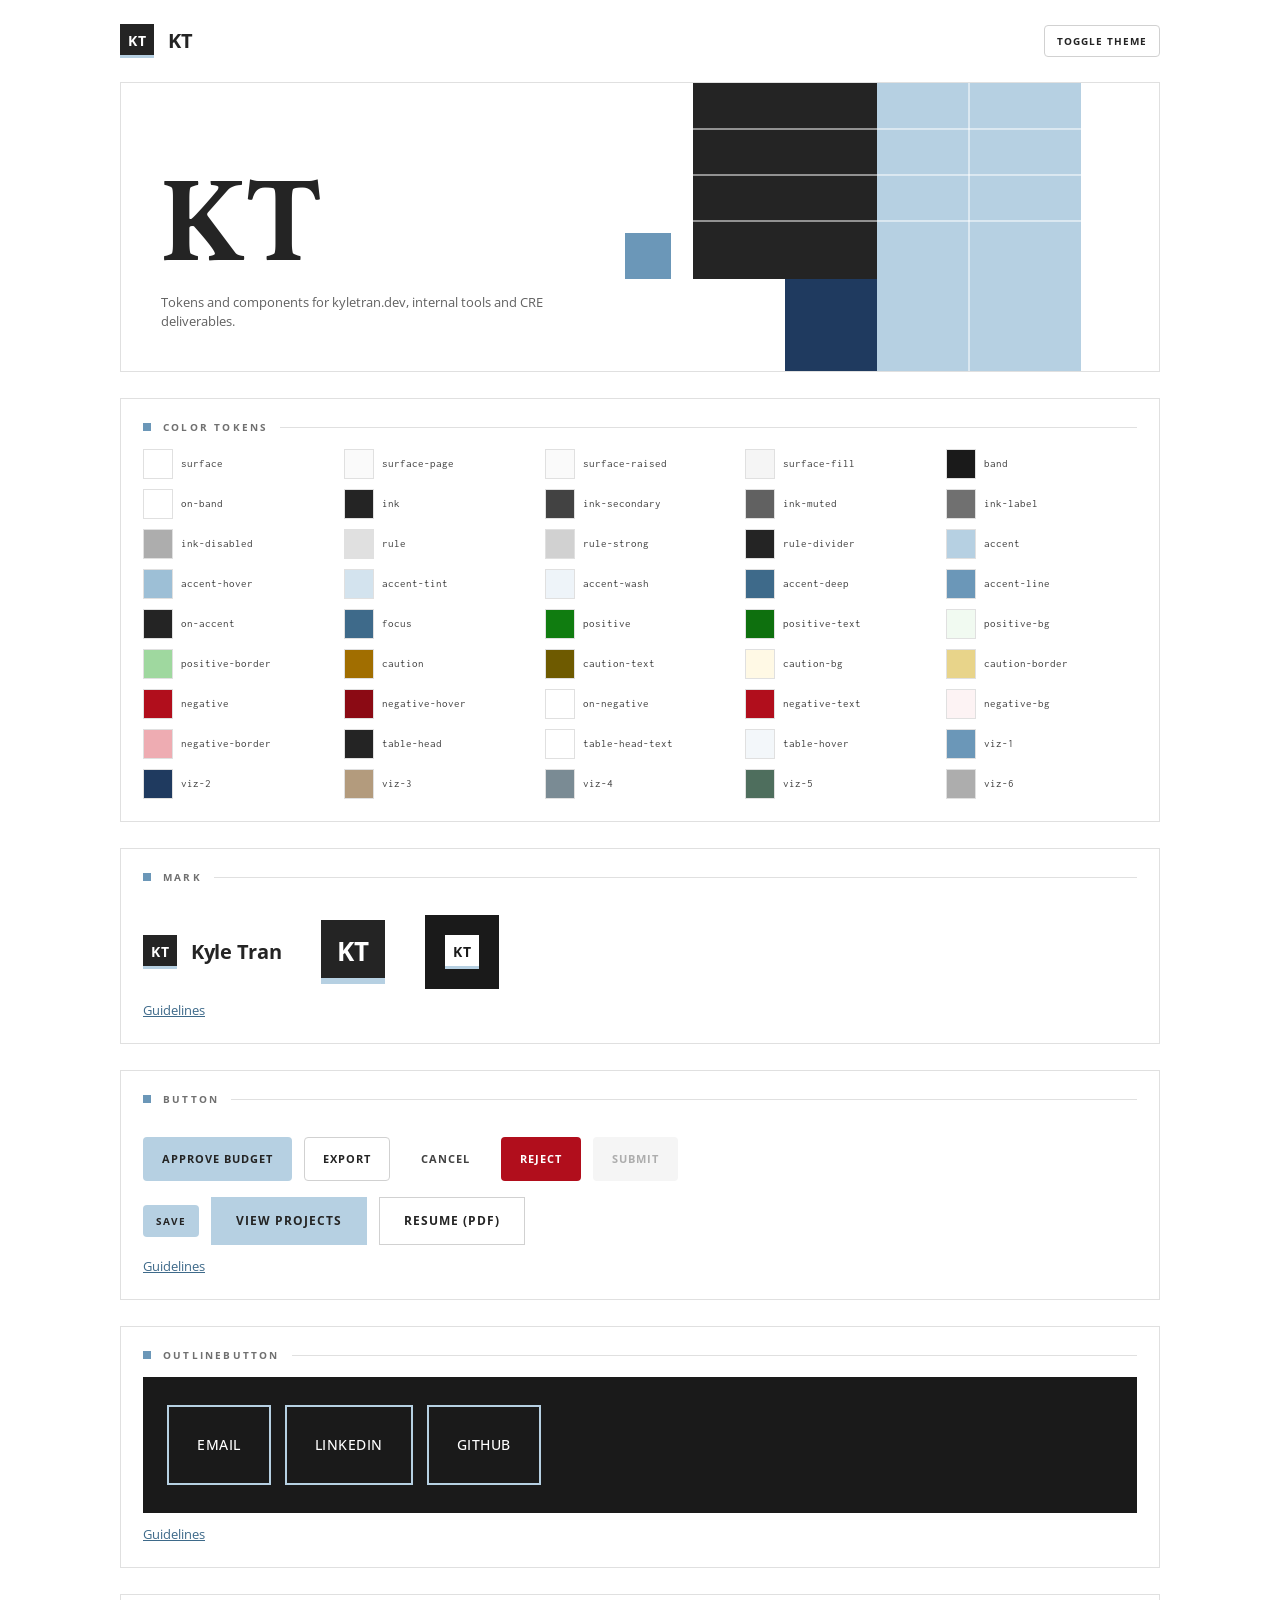
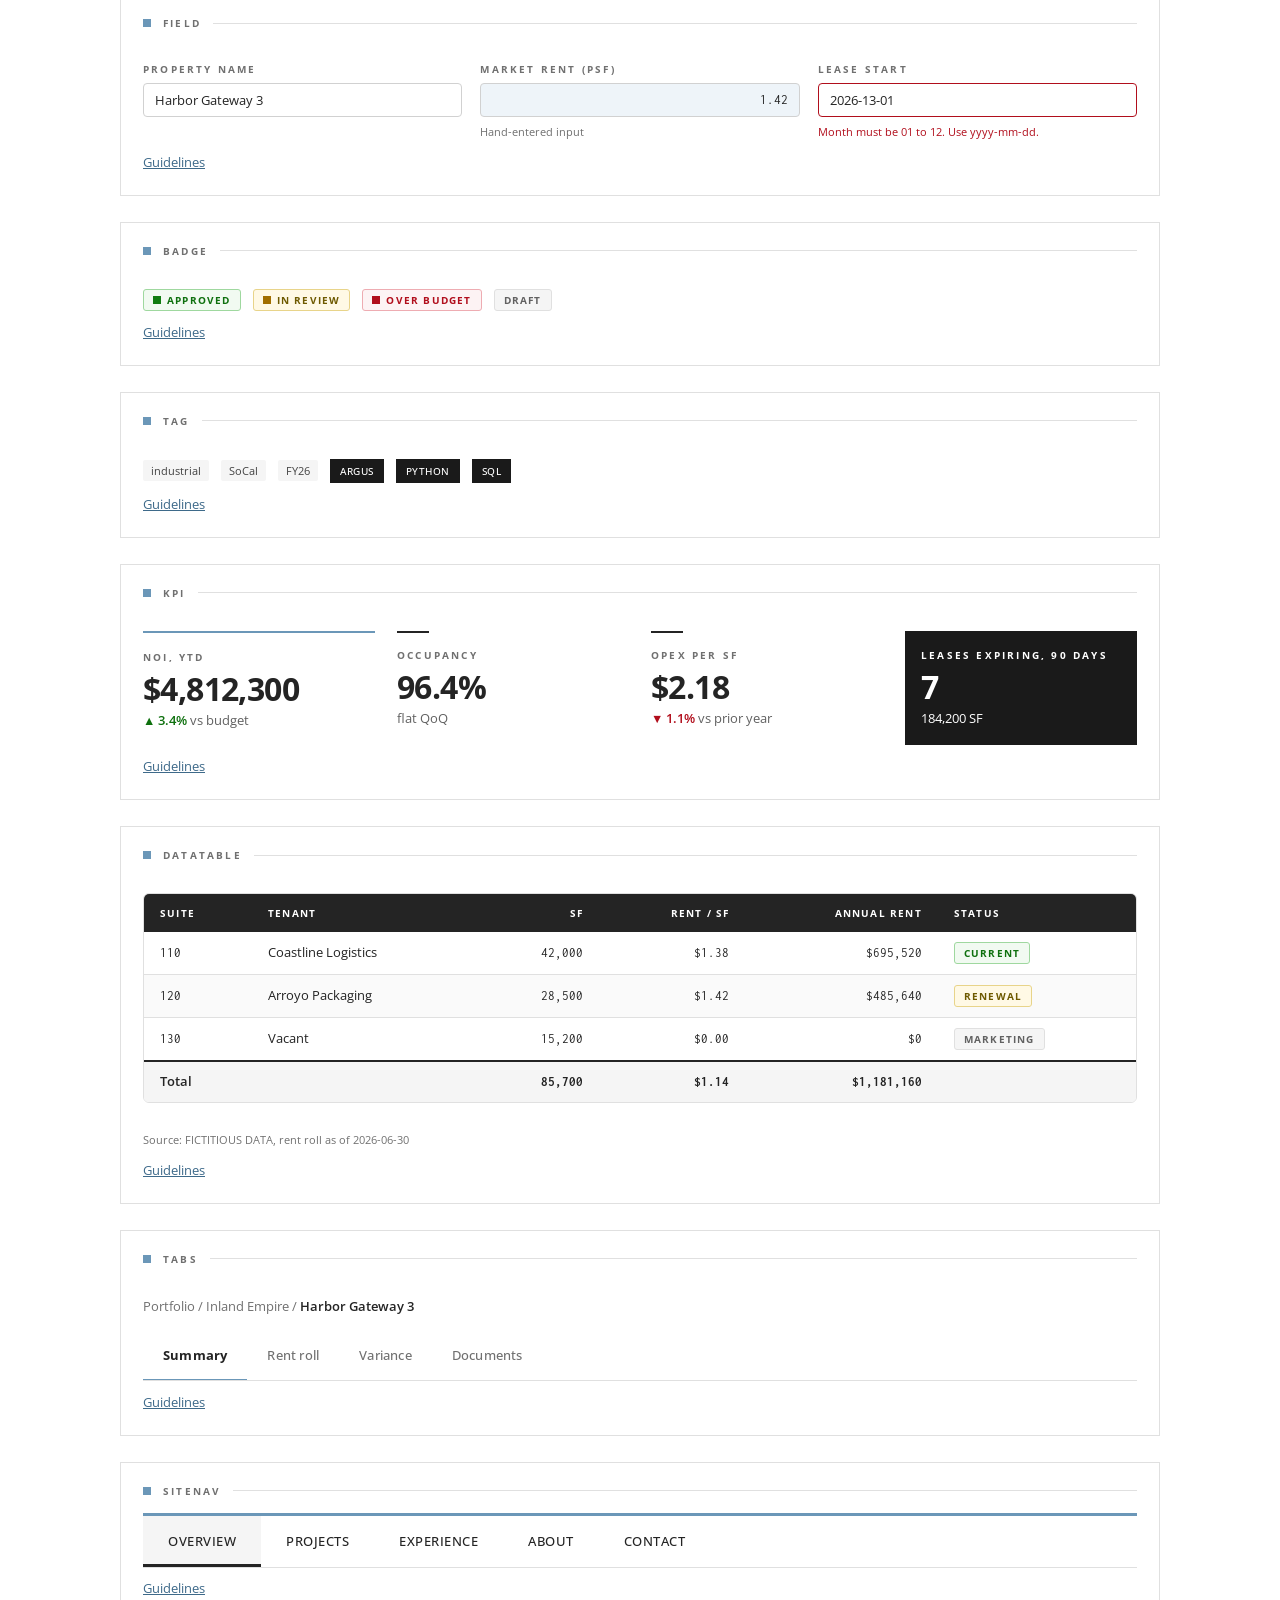
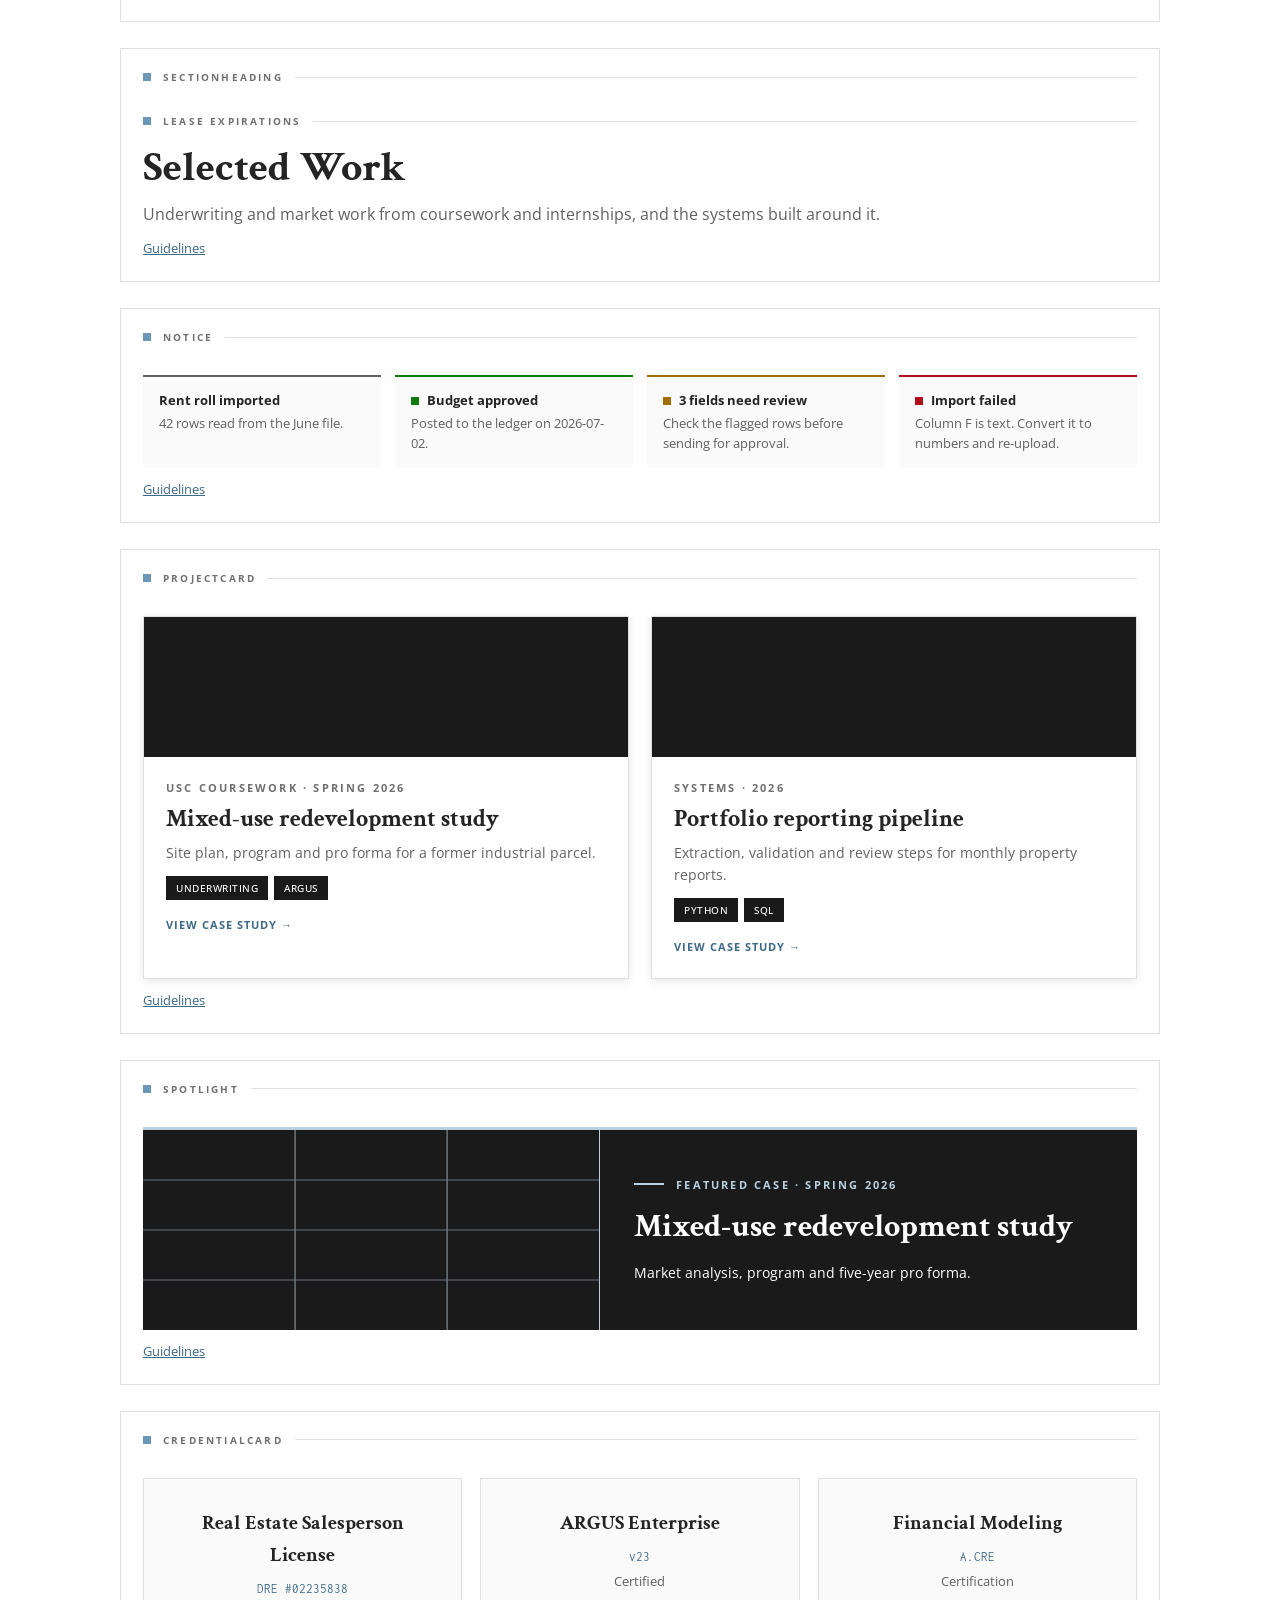
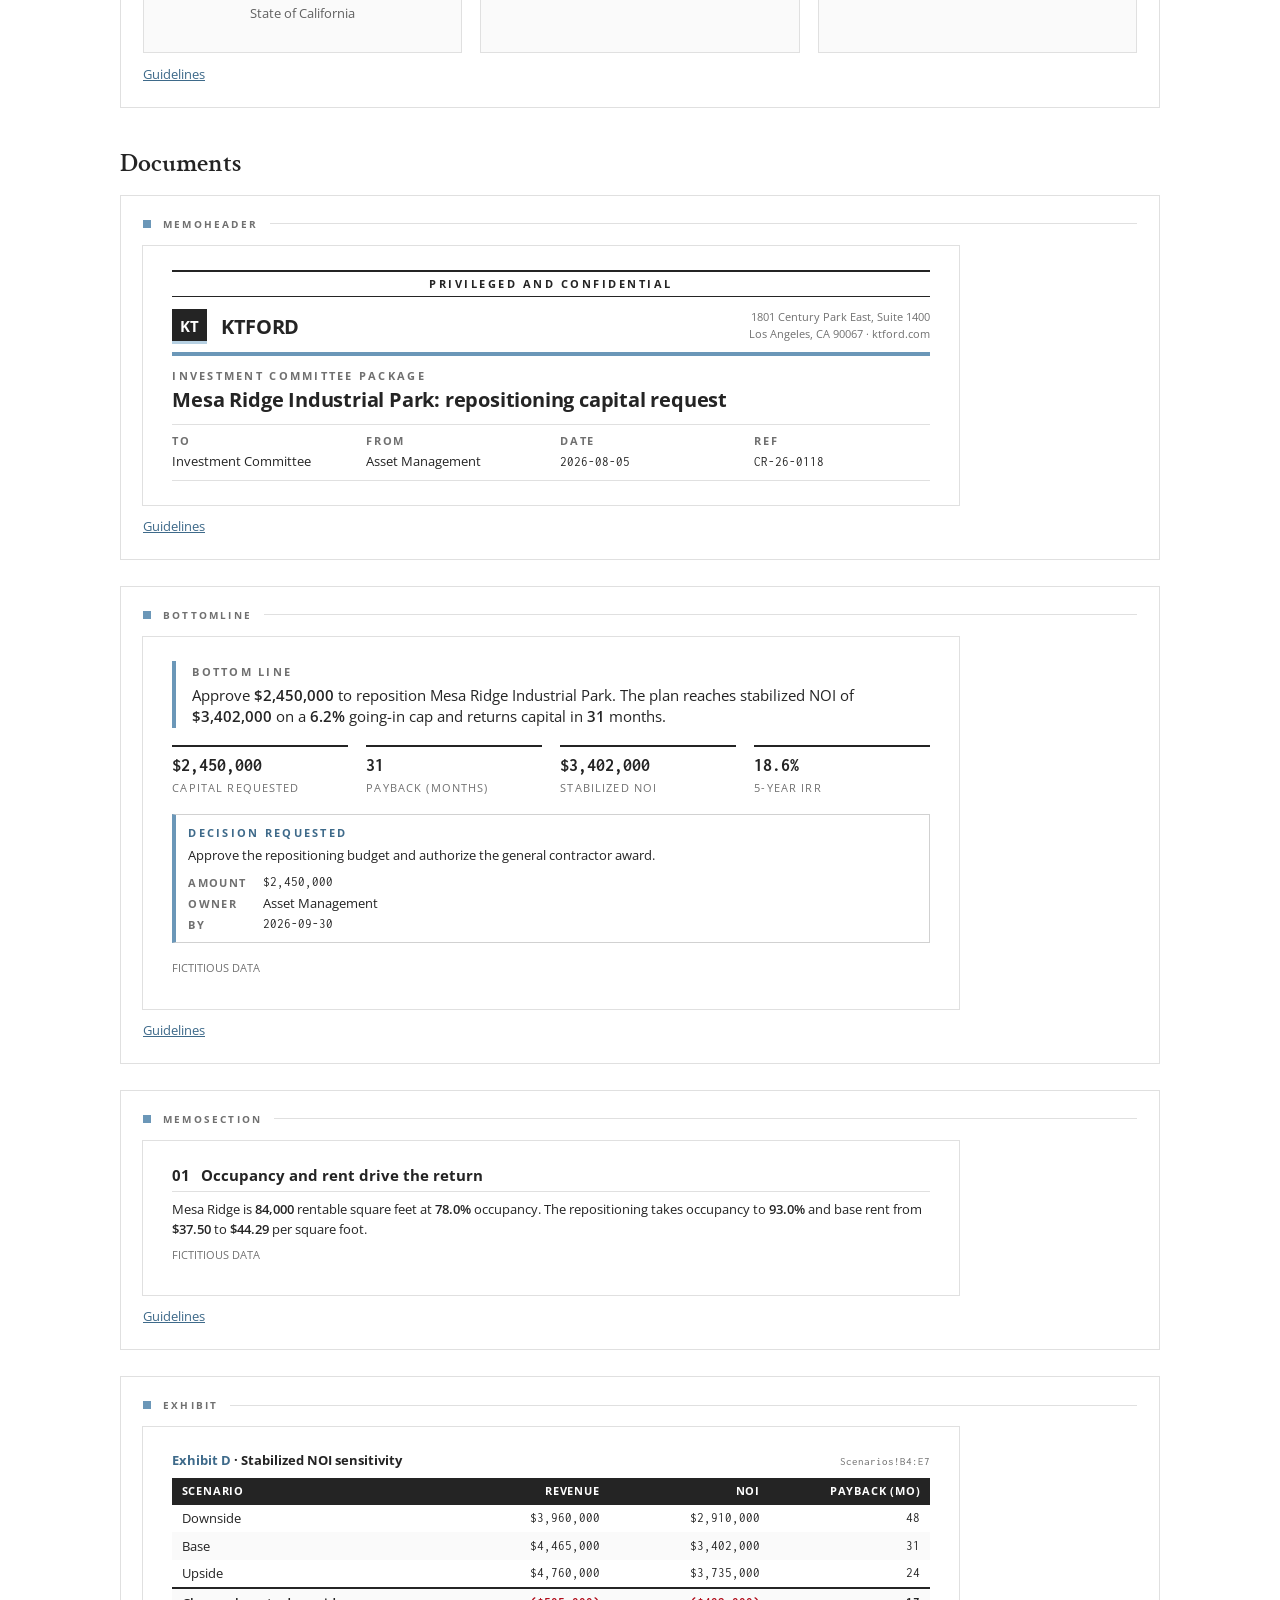
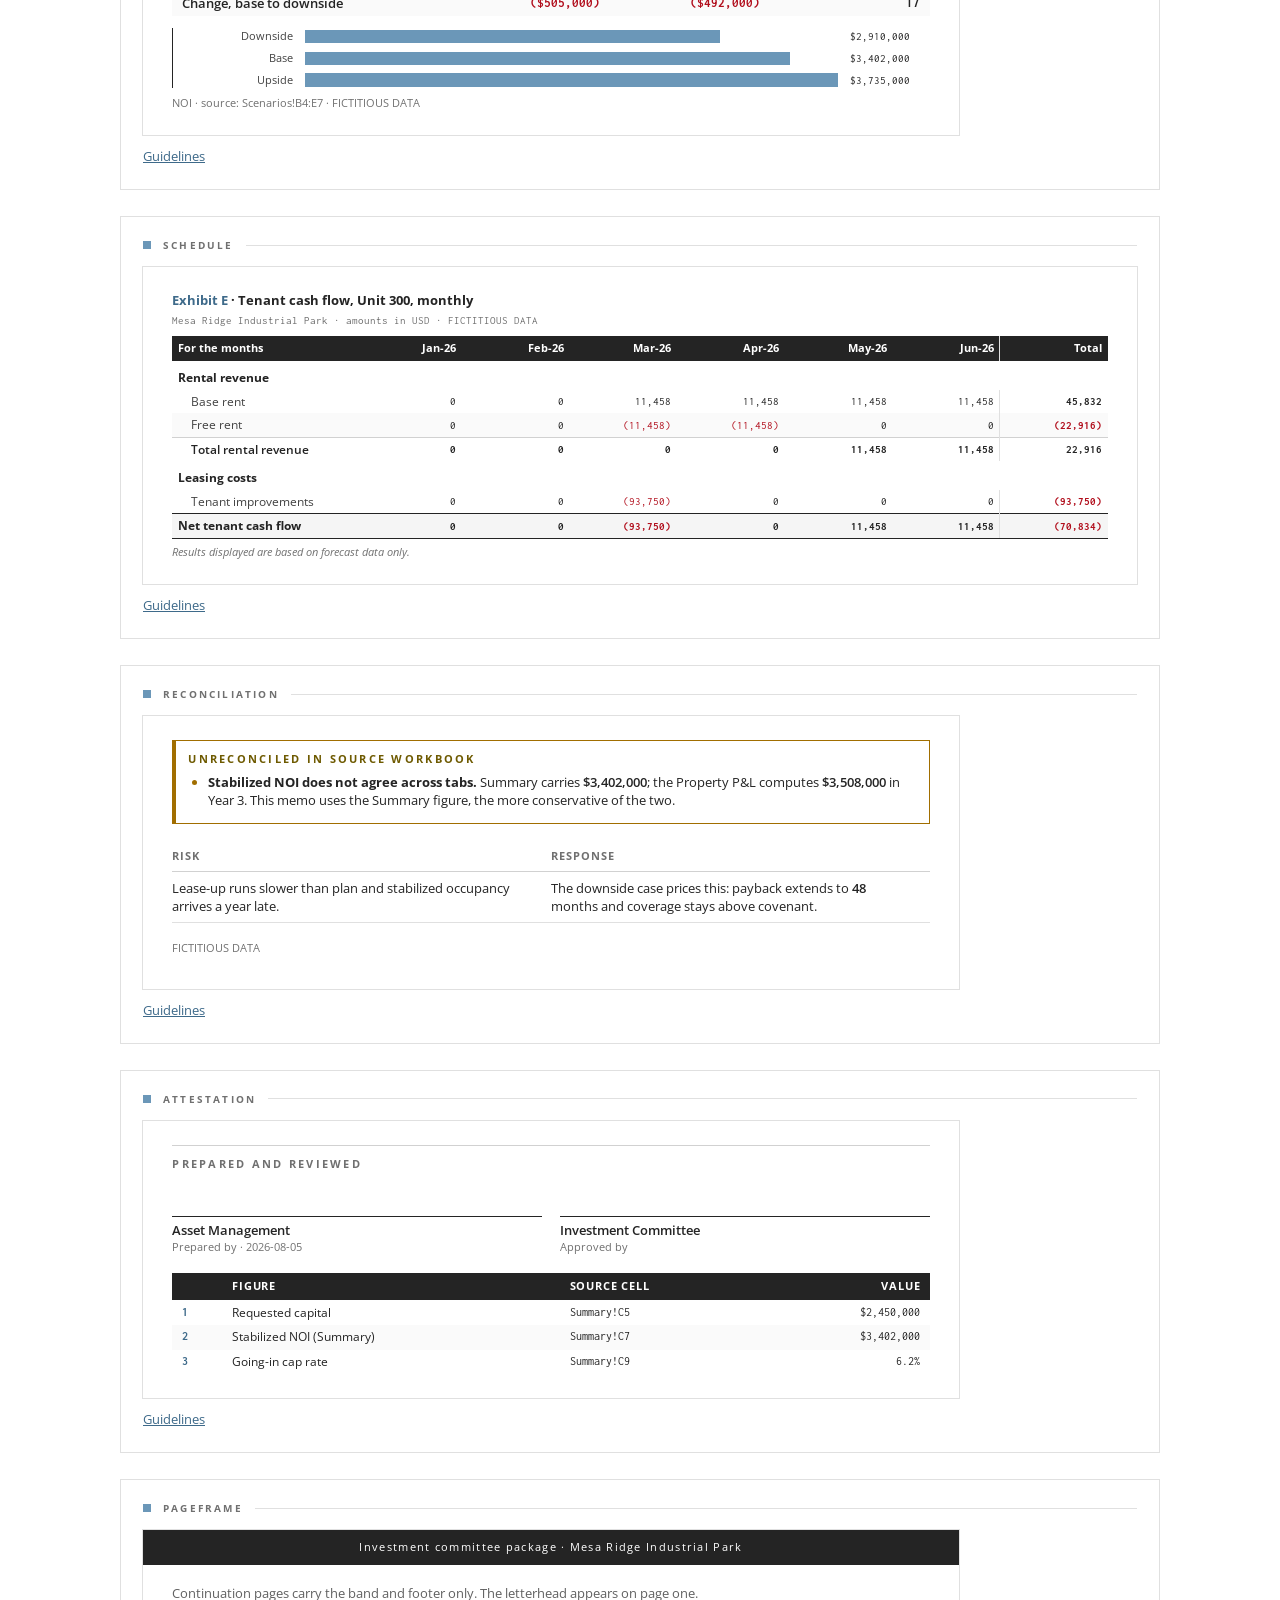
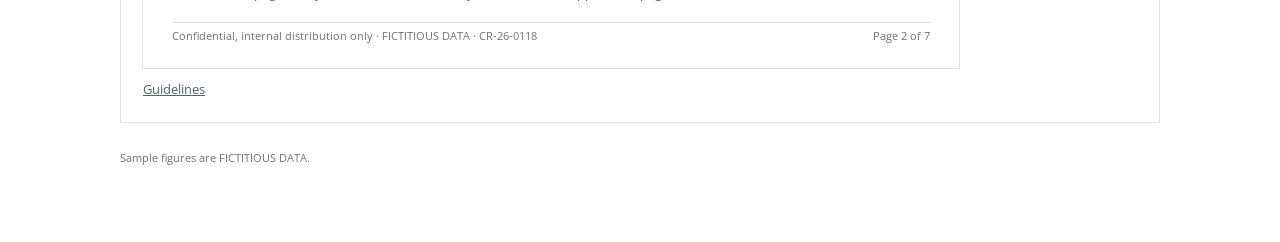
<file: preview/index.html>
<!doctype html>
<html lang="en">
<head>
<meta charset="utf-8">
<meta name="viewport" content="width=device-width, initial-scale=1">
<title>KT</title>
<link rel="stylesheet" href="https://fonts.googleapis.com/css2?family=Crimson+Text:wght@400;600;700&family=Open+Sans:ital,wght@0,400;0,500;0,600;0,700;1,400&display=swap">
<link rel="stylesheet" href="../css/tokens.css">
<link rel="stylesheet" href="../css/kt.css">
<style>
  body { background: var(--surface-page); }
  .wrap { max-width: 1040px; margin: 0 auto; padding: 24px 16px 64px; }
  .bar { display: flex; justify-content: space-between; align-items: center; gap: 12px; flex-wrap: wrap; margin-bottom: 24px; }
  .coverbox { overflow-x: auto; background: var(--surface); border: 1px solid var(--rule); margin-bottom: 26px; }
  .demo { background: var(--surface); border: 1px solid var(--rule); padding: 22px; margin-bottom: 26px; }
  .p { padding: 16px 0 0; display: flex; flex-direction: column; gap: 16px; }
  .row { display: flex; flex-wrap: wrap; align-items: center; gap: 12px; }
  .doc { font-size: 12.5px; margin: 12px 0 0; }
  .doc a { color: var(--accent-deep); }
  .grid { display: grid; grid-template-columns: repeat(auto-fill, minmax(180px, 1fr)); gap: 10px; padding-top: 16px; }
  .sw { display: flex; align-items: center; gap: 8px; font-size: 11px; }
  .sw span { width: 28px; height: 28px; border: 1px solid var(--rule); flex: none; }
  .sw code { font-family: var(--font-mono); color: var(--ink-secondary); overflow-wrap: anywhere; }
</style>
</head>
<body>
<div class="wrap">
  <div class="bar">
    <span class="kt-lockup"><span class="kt-mark">KT</span><span class="kt-wordmark">KT</span></span>
    <button class="kt-btn kt-btn--secondary kt-btn--sm" id="theme">Toggle theme</button>
  </div>
  <div class="coverbox"><style>
  body { margin: 0; background: var(--surface); }
  .cover { position: relative; width: 960px; height: 288px; overflow: hidden; background: var(--surface); }
  .cover svg { position: absolute; inset: 0; }
  .b-ink { fill: var(--ink); }
  .b-accent { fill: var(--accent); }
  .b-navy { fill: var(--viz-2); }
  .b-line { fill: var(--accent-line); }
  .cut { stroke: var(--surface); stroke-width: var(--stroke-hairline); }
  .text { position: absolute; left: 40px; bottom: 40px; max-width: 440px; }
  .name { font-family: var(--font-serif); font-weight: 700; font-size: 120px; line-height: .95; color: var(--ink); margin: 0; }
  .tag { font-family: var(--font-sans); font-size: 13px; line-height: 1.45; color: var(--ink-muted); margin: 12px 0 0; }
</style>
<div class="cover">
  <!--
    blocks: ink 184x196 and viz-2 92x92, accent 204x288 bleeding top/bottom/right, accent-line 46x46 satellite; all on the 46px space-8 pitch
    arrangement: flush modular grid, one tall accent slab at the right edge with an ink slab and navy tile beside it
    pattern: editorial row (serif titles, "structure comes from rules, not boxes") -> four hairline cuts of the ground through the blocks
    scales: space-8 (46px) pitch, stroke-hairline (1px), radius-none (square system)
  -->
  <svg width="960" height="288" viewBox="0 0 960 288" aria-hidden="true">
    <rect class="b-ink" x="572" y="0" width="184" height="196"/>
    <rect class="b-navy" x="664" y="196" width="92" height="92"/>
    <rect class="b-accent" x="756" y="0" width="204" height="288"/>
    <rect class="b-line" x="504" y="150" width="46" height="46"/>
    <line class="cut" x1="572" y1="46" x2="960" y2="46"/>
    <line class="cut" x1="572" y1="92" x2="960" y2="92"/>
    <line class="cut" x1="572" y1="138" x2="960" y2="138"/>
    <line class="cut" x1="848" y1="0" x2="848" y2="288"/>
  </svg>
  <div class="text">
    <h1 class="name">KT</h1>
    <p class="tag">Tokens and components for kyletran.dev, internal tools and CRE deliverables.</p>
  </div>
</div>
</div>
  <section class="demo" id="color"><div class="kt-section"><span class="kt-section__sq"></span><span class="kt-label">Color tokens</span></div><div class="grid"><div class="sw"><span style="background:var(--surface)"></span><code>surface</code></div><div class="sw"><span style="background:var(--surface-page)"></span><code>surface-page</code></div><div class="sw"><span style="background:var(--surface-raised)"></span><code>surface-raised</code></div><div class="sw"><span style="background:var(--surface-fill)"></span><code>surface-fill</code></div><div class="sw"><span style="background:var(--band)"></span><code>band</code></div><div class="sw"><span style="background:var(--on-band)"></span><code>on-band</code></div><div class="sw"><span style="background:var(--ink)"></span><code>ink</code></div><div class="sw"><span style="background:var(--ink-secondary)"></span><code>ink-secondary</code></div><div class="sw"><span style="background:var(--ink-muted)"></span><code>ink-muted</code></div><div class="sw"><span style="background:var(--ink-label)"></span><code>ink-label</code></div><div class="sw"><span style="background:var(--ink-disabled)"></span><code>ink-disabled</code></div><div class="sw"><span style="background:var(--rule)"></span><code>rule</code></div><div class="sw"><span style="background:var(--rule-strong)"></span><code>rule-strong</code></div><div class="sw"><span style="background:var(--rule-divider)"></span><code>rule-divider</code></div><div class="sw"><span style="background:var(--accent)"></span><code>accent</code></div><div class="sw"><span style="background:var(--accent-hover)"></span><code>accent-hover</code></div><div class="sw"><span style="background:var(--accent-tint)"></span><code>accent-tint</code></div><div class="sw"><span style="background:var(--accent-wash)"></span><code>accent-wash</code></div><div class="sw"><span style="background:var(--accent-deep)"></span><code>accent-deep</code></div><div class="sw"><span style="background:var(--accent-line)"></span><code>accent-line</code></div><div class="sw"><span style="background:var(--on-accent)"></span><code>on-accent</code></div><div class="sw"><span style="background:var(--focus)"></span><code>focus</code></div><div class="sw"><span style="background:var(--positive)"></span><code>positive</code></div><div class="sw"><span style="background:var(--positive-text)"></span><code>positive-text</code></div><div class="sw"><span style="background:var(--positive-bg)"></span><code>positive-bg</code></div><div class="sw"><span style="background:var(--positive-border)"></span><code>positive-border</code></div><div class="sw"><span style="background:var(--caution)"></span><code>caution</code></div><div class="sw"><span style="background:var(--caution-text)"></span><code>caution-text</code></div><div class="sw"><span style="background:var(--caution-bg)"></span><code>caution-bg</code></div><div class="sw"><span style="background:var(--caution-border)"></span><code>caution-border</code></div><div class="sw"><span style="background:var(--negative)"></span><code>negative</code></div><div class="sw"><span style="background:var(--negative-hover)"></span><code>negative-hover</code></div><div class="sw"><span style="background:var(--on-negative)"></span><code>on-negative</code></div><div class="sw"><span style="background:var(--negative-text)"></span><code>negative-text</code></div><div class="sw"><span style="background:var(--negative-bg)"></span><code>negative-bg</code></div><div class="sw"><span style="background:var(--negative-border)"></span><code>negative-border</code></div><div class="sw"><span style="background:var(--table-head)"></span><code>table-head</code></div><div class="sw"><span style="background:var(--table-head-text)"></span><code>table-head-text</code></div><div class="sw"><span style="background:var(--table-hover)"></span><code>table-hover</code></div><div class="sw"><span style="background:var(--viz-1)"></span><code>viz-1</code></div><div class="sw"><span style="background:var(--viz-2)"></span><code>viz-2</code></div><div class="sw"><span style="background:var(--viz-3)"></span><code>viz-3</code></div><div class="sw"><span style="background:var(--viz-4)"></span><code>viz-4</code></div><div class="sw"><span style="background:var(--viz-5)"></span><code>viz-5</code></div><div class="sw"><span style="background:var(--viz-6)"></span><code>viz-6</code></div></div></section>
  <section class="demo" id="Mark"><div class="kt-section"><span class="kt-section__sq"></span><span class="kt-label">Mark</span></div>
<div class="p"><div class="p"><div class="row" style="gap:40px">
  <span class="kt-lockup"><span class="kt-mark">KT</span><span class="kt-wordmark">Kyle Tran</span></span>
  <span class="kt-mark kt-mark--lg">KT</span>
  <span style="background:var(--band);padding:20px;display:inline-flex"><span class="kt-mark kt-mark--on-band">KT</span></span>
</div></div>
</div>
<p class="doc"><a href="../docs/components/Mark.md">Guidelines</a></p></section><section class="demo" id="Button"><div class="kt-section"><span class="kt-section__sq"></span><span class="kt-label">Button</span></div>
<div class="p"><div class="p">
  <div class="row">
    <button class="kt-btn">Approve budget</button>
    <button class="kt-btn kt-btn--secondary">Export</button>
    <button class="kt-btn kt-btn--ghost">Cancel</button>
    <button class="kt-btn kt-btn--danger">Reject</button>
    <button class="kt-btn" disabled>Submit</button>
  </div>
  <div class="row">
    <button class="kt-btn kt-btn--sm">Save</button>
    <button class="kt-btn kt-btn--lg kt-btn--square">View projects</button>
    <button class="kt-btn kt-btn--secondary kt-btn--lg kt-btn--square">Resume (PDF)</button>
  </div>
</div>
</div>
<p class="doc"><a href="../docs/components/Button.md">Guidelines</a></p></section><section class="demo" id="OutlineButton"><div class="kt-section"><span class="kt-section__sq"></span><span class="kt-label">OutlineButton</span></div>
<div class="p"><div style="background:var(--band);padding:28px 24px;display:flex;gap:14px;flex-wrap:wrap">
  <a class="kt-btn kt-btn--outline" href="#">Email</a>
  <a class="kt-btn kt-btn--outline" href="#">LinkedIn</a>
  <a class="kt-btn kt-btn--outline" href="#">GitHub</a>
</div>
</div>
<p class="doc"><a href="../docs/components/OutlineButton.md">Guidelines</a></p></section><section class="demo" id="Field"><div class="kt-section"><span class="kt-section__sq"></span><span class="kt-label">Field</span></div>
<div class="p"><div class="p" style="display:grid;grid-template-columns:repeat(auto-fit,minmax(200px,1fr));gap:18px">
  <div class="kt-field"><label for="a">Property name</label><input id="a" class="kt-input" value="Harbor Gateway 3"></div>
  <div class="kt-field"><label for="b">Market rent (PSF)</label><input id="b" class="kt-input kt-input--numeric" value="1.42"><span class="kt-field__hint">Hand-entered input</span></div>
  <div class="kt-field"><label for="c">Lease start</label><input id="c" class="kt-input" value="2026-13-01" aria-invalid="true"><span class="kt-field__error">Month must be 01 to 12. Use yyyy-mm-dd.</span></div>
</div>
</div>
<p class="doc"><a href="../docs/components/Field.md">Guidelines</a></p></section><section class="demo" id="Badge"><div class="kt-section"><span class="kt-section__sq"></span><span class="kt-label">Badge</span></div>
<div class="p"><div class="p"><div class="row">
  <span class="kt-badge kt-badge--ok"><span class="kt-square kt-square--ok"></span>Approved</span>
  <span class="kt-badge kt-badge--warn"><span class="kt-square kt-square--warn"></span>In review</span>
  <span class="kt-badge kt-badge--bad"><span class="kt-square kt-square--bad"></span>Over budget</span>
  <span class="kt-badge">Draft</span>
</div></div>
</div>
<p class="doc"><a href="../docs/components/Badge.md">Guidelines</a></p></section><section class="demo" id="Tag"><div class="kt-section"><span class="kt-section__sq"></span><span class="kt-label">Tag</span></div>
<div class="p"><div class="p"><div class="row">
  <span class="kt-tag">industrial</span><span class="kt-tag">SoCal</span><span class="kt-tag">FY26</span>
  <span class="kt-tag kt-tag--solid">ARGUS</span><span class="kt-tag kt-tag--solid">Python</span><span class="kt-tag kt-tag--solid">SQL</span>
</div></div>
</div>
<p class="doc"><a href="../docs/components/Tag.md">Guidelines</a></p></section><section class="demo" id="KPI"><div class="kt-section"><span class="kt-section__sq"></span><span class="kt-label">KPI</span></div>
<div class="p"><div class="p" style="display:grid;grid-template-columns:repeat(auto-fit,minmax(180px,1fr));gap:22px">
  <div class="kt-kpi kt-kpi--accent"><div class="kt-kpi__label">NOI, YTD</div><div class="kt-kpi__value">$4,812,300</div><div class="kt-kpi__delta"><span class="kt-up">▲ 3.4%</span> vs budget</div></div>
  <div class="kt-kpi kt-kpi--stub"><div class="kt-kpi__label">Occupancy</div><div class="kt-kpi__value">96.4%</div><div class="kt-kpi__delta">flat QoQ</div></div>
  <div class="kt-kpi kt-kpi--stub"><div class="kt-kpi__label">Opex per SF</div><div class="kt-kpi__value">$2.18</div><div class="kt-kpi__delta"><span class="kt-down">▼ 1.1%</span> vs prior year</div></div>
  <div class="kt-kpi kt-kpi--alert"><div class="kt-kpi__label">Leases expiring, 90 days</div><div class="kt-kpi__value">7</div><div class="kt-kpi__delta">184,200 SF</div></div>
</div>
</div>
<p class="doc"><a href="../docs/components/KPI.md">Guidelines</a></p></section><section class="demo" id="DataTable"><div class="kt-section"><span class="kt-section__sq"></span><span class="kt-label">DataTable</span></div>
<div class="p"><div class="p">
<div class="kt-table-wrap"><table class="kt-table">
  <thead><tr><th>Suite</th><th>Tenant</th><th class="kt-num">SF</th><th class="kt-num">Rent / SF</th><th class="kt-num">Annual rent</th><th>Status</th></tr></thead>
  <tbody>
    <tr><td class="kt-num" style="text-align:left">110</td><td>Coastline Logistics</td><td class="kt-num">42,000</td><td class="kt-num">$1.38</td><td class="kt-num">$695,520</td><td><span class="kt-badge kt-badge--ok">Current</span></td></tr>
    <tr><td class="kt-num" style="text-align:left">120</td><td>Arroyo Packaging</td><td class="kt-num">28,500</td><td class="kt-num">$1.42</td><td class="kt-num">$485,640</td><td><span class="kt-badge kt-badge--warn">Renewal</span></td></tr>
    <tr><td class="kt-num" style="text-align:left">130</td><td>Vacant</td><td class="kt-num">15,200</td><td class="kt-num">$0.00</td><td class="kt-num">$0</td><td><span class="kt-badge">Marketing</span></td></tr>
  </tbody>
  <tfoot><tr><td>Total</td><td></td><td class="kt-num">85,700</td><td class="kt-num">$1.14</td><td class="kt-num">$1,181,160</td><td></td></tr></tfoot>
</table></div>
<div class="kt-source">Source: FICTITIOUS DATA, rent roll as of 2026-06-30</div>
</div>
</div>
<p class="doc"><a href="../docs/components/DataTable.md">Guidelines</a></p></section><section class="demo" id="Tabs"><div class="kt-section"><span class="kt-section__sq"></span><span class="kt-label">Tabs</span></div>
<div class="p"><div class="p">
  <div class="kt-crumb">Portfolio / Inland Empire / <strong>Harbor Gateway 3</strong></div>
  <div class="kt-tabs" role="tablist">
    <button class="kt-tab" role="tab" aria-selected="true">Summary</button>
    <button class="kt-tab" role="tab" aria-selected="false">Rent roll</button>
    <button class="kt-tab" role="tab" aria-selected="false">Variance</button>
    <button class="kt-tab" role="tab" aria-selected="false">Documents</button>
  </div>
</div>
</div>
<p class="doc"><a href="../docs/components/Tabs.md">Guidelines</a></p></section><section class="demo" id="SiteNav"><div class="kt-section"><span class="kt-section__sq"></span><span class="kt-label">SiteNav</span></div>
<div class="p"><nav class="kt-nav" aria-label="Primary"><ul>
  <li><a href="#" aria-current="page">Overview</a></li>
  <li><a href="#">Projects</a></li>
  <li><a href="#">Experience</a></li>
  <li><a href="#">About</a></li>
  <li><a href="#">Contact</a></li>
</ul></nav>
</div>
<p class="doc"><a href="../docs/components/SiteNav.md">Guidelines</a></p></section><section class="demo" id="SectionHeading"><div class="kt-section"><span class="kt-section__sq"></span><span class="kt-label">SectionHeading</span></div>
<div class="p"><div class="p">
  <div class="kt-section"><span class="kt-section__sq"></span><span class="kt-label">Lease expirations</span></div>
  <div>
    <h2 class="kt-title">Selected Work</h2>
    <p class="kt-subtitle">Underwriting and market work from coursework and internships, and the systems built around it.</p>
  </div>
</div>
</div>
<p class="doc"><a href="../docs/components/SectionHeading.md">Guidelines</a></p></section><section class="demo" id="Notice"><div class="kt-section"><span class="kt-section__sq"></span><span class="kt-label">Notice</span></div>
<div class="p"><div class="p" style="display:grid;grid-template-columns:repeat(auto-fit,minmax(220px,1fr));gap:14px">
  <div class="kt-notice"><div class="kt-notice__title">Rent roll imported</div><div class="kt-notice__body">42 rows read from the June file.</div></div>
  <div class="kt-notice kt-notice--ok"><div class="kt-notice__title"><span class="kt-square kt-square--ok"></span>Budget approved</div><div class="kt-notice__body">Posted to the ledger on 2026-07-02.</div></div>
  <div class="kt-notice kt-notice--warn"><div class="kt-notice__title"><span class="kt-square kt-square--warn"></span>3 fields need review</div><div class="kt-notice__body">Check the flagged rows before sending for approval.</div></div>
  <div class="kt-notice kt-notice--bad"><div class="kt-notice__title"><span class="kt-square kt-square--bad"></span>Import failed</div><div class="kt-notice__body">Column F is text. Convert it to numbers and re-upload.</div></div>
</div>
</div>
<p class="doc"><a href="../docs/components/Notice.md">Guidelines</a></p></section><section class="demo" id="ProjectCard"><div class="kt-section"><span class="kt-section__sq"></span><span class="kt-label">ProjectCard</span></div>
<div class="p"><div class="p" style="display:grid;grid-template-columns:repeat(auto-fit,minmax(240px,1fr));gap:22px">
  <a class="kt-project" href="#">
    <div class="kt-project__media"></div>
    <div class="kt-project__body">
      <div class="kt-project__meta">USC coursework · Spring 2026</div>
      <h3 class="kt-project__title">Mixed-use redevelopment study</h3>
      <p class="kt-project__desc">Site plan, program and pro forma for a former industrial parcel.</p>
      <div class="kt-project__tags"><span class="kt-tag kt-tag--solid">Underwriting</span><span class="kt-tag kt-tag--solid">ARGUS</span></div>
      <div class="kt-project__link">View case study →</div>
    </div>
  </a>
  <a class="kt-project" href="#">
    <div class="kt-project__media"></div>
    <div class="kt-project__body">
      <div class="kt-project__meta">Systems · 2026</div>
      <h3 class="kt-project__title">Portfolio reporting pipeline</h3>
      <p class="kt-project__desc">Extraction, validation and review steps for monthly property reports.</p>
      <div class="kt-project__tags"><span class="kt-tag kt-tag--solid">Python</span><span class="kt-tag kt-tag--solid">SQL</span></div>
      <div class="kt-project__link">View case study →</div>
    </div>
  </a>
</div>
</div>
<p class="doc"><a href="../docs/components/ProjectCard.md">Guidelines</a></p></section><section class="demo" id="Spotlight"><div class="kt-section"><span class="kt-section__sq"></span><span class="kt-label">Spotlight</span></div>
<div class="p"><div class="p">
<a class="kt-spotlight" href="#">
  <div class="kt-spotlight__media"><svg viewBox="0 0 300 200" preserveAspectRatio="none" aria-hidden="true"><g style="stroke:var(--accent);stroke-width:1;opacity:.5"><line x1="0" y1="50" x2="300" y2="50"/><line x1="0" y1="100" x2="300" y2="100"/><line x1="0" y1="150" x2="300" y2="150"/><line x1="100" y1="0" x2="100" y2="200"/><line x1="200" y1="0" x2="200" y2="200"/></g></svg></div>
  <div class="kt-spotlight__body">
    <div class="kt-spotlight__eyebrow"><span class="kt-spotlight__rule"></span>Featured case · Spring 2026</div>
    <h3 class="kt-spotlight__title">Mixed-use redevelopment study</h3>
    <p class="kt-spotlight__desc">Market analysis, program and five-year pro forma.</p>
  </div>
</a>
</div>
</div>
<p class="doc"><a href="../docs/components/Spotlight.md">Guidelines</a></p></section><section class="demo" id="CredentialCard"><div class="kt-section"><span class="kt-section__sq"></span><span class="kt-label">CredentialCard</span></div>
<div class="p"><div class="p" style="display:grid;grid-template-columns:repeat(auto-fit,minmax(200px,1fr));gap:18px">
  <div class="kt-credential"><h3 class="kt-credential__title">Real Estate Salesperson License</h3><div class="kt-credential__number">DRE #02235838</div><div class="kt-credential__detail">State of California</div></div>
  <div class="kt-credential"><h3 class="kt-credential__title">ARGUS Enterprise</h3><div class="kt-credential__number">v23</div><div class="kt-credential__detail">Certified</div></div>
  <div class="kt-credential"><h3 class="kt-credential__title">Financial Modeling</h3><div class="kt-credential__number">A.CRE</div><div class="kt-credential__detail">Certification</div></div>
</div>
</div>
<p class="doc"><a href="../docs/components/CredentialCard.md">Guidelines</a></p></section>
<h2 class="kt-title kt-title--sm" style="margin:40px 0 16px">Documents</h2>
<section class="demo" id="MemoHeader"><div class="kt-section"><span class="kt-section__sq"></span><span class="kt-label">MemoHeader</span></div>
<div class="p"><div class="kt-paper">
  <div class="kt-classbar">Privileged and confidential</div>
  <div class="kt-letterhead">
    <span class="kt-lockup"><span class="kt-mark">KT</span><span class="kt-wordmark">KTFORD</span></span>
    <div class="kt-letterhead__addr">1801 Century Park East, Suite 1400<br>Los Angeles, CA 90067 · ktford.com</div>
  </div>
  <hr class="kt-rule-accent">
  <div class="kt-eyebrow">Investment committee package</div>
  <h1 class="kt-memo-title">Mesa Ridge Industrial Park: repositioning capital request</h1>
  <div class="kt-meta">
    <div><span class="kt-meta__k">To</span><span class="kt-meta__v">Investment Committee</span></div>
    <div><span class="kt-meta__k">From</span><span class="kt-meta__v">Asset Management</span></div>
    <div><span class="kt-meta__k">Date</span><span class="kt-meta__v kt-meta__v--mono">2026-08-05</span></div>
    <div><span class="kt-meta__k">Ref</span><span class="kt-meta__v kt-meta__v--mono">CR-26-0118</span></div>
  </div>
</div>
</div>
<p class="doc"><a href="../docs/components/MemoHeader.md">Guidelines</a></p></section><section class="demo" id="BottomLine"><div class="kt-section"><span class="kt-section__sq"></span><span class="kt-label">BottomLine</span></div>
<div class="p"><div class="kt-paper" style="display:flex;flex-direction:column;gap:13pt">
  <div class="kt-bluf"><span class="kt-eyebrow">Bottom line</span>
    <p>Approve <span class="kt-fig">$2,450,000</span> to reposition Mesa Ridge Industrial Park. The plan reaches stabilized NOI of <span class="kt-fig">$3,402,000</span> on a <span class="kt-fig">6.2%</span> going-in cap and returns capital in <span class="kt-fig">31</span> months.</p></div>
  <div class="kt-tiles">
    <div class="kt-tile"><span class="kt-tile__v">$2,450,000</span><span class="kt-tile__l">Capital requested</span></div>
    <div class="kt-tile"><span class="kt-tile__v">31</span><span class="kt-tile__l">Payback (months)</span></div>
    <div class="kt-tile"><span class="kt-tile__v">$3,402,000</span><span class="kt-tile__l">Stabilized NOI</span></div>
    <div class="kt-tile"><span class="kt-tile__v">18.6%</span><span class="kt-tile__l">5-year IRR</span></div>
  </div>
  <div class="kt-ask"><span class="kt-eyebrow">Decision requested</span>
    <p>Approve the repositioning budget and authorize the general contractor award.</p>
    <dl><dt>Amount</dt><dd class="kt-mono">$2,450,000</dd><dt>Owner</dt><dd>Asset Management</dd><dt>By</dt><dd class="kt-mono">2026-09-30</dd></dl>
  </div>
  <p class="kt-exhibit__note">FICTITIOUS DATA</p>
</div>
</div>
<p class="doc"><a href="../docs/components/BottomLine.md">Guidelines</a></p></section><section class="demo" id="MemoSection"><div class="kt-section"><span class="kt-section__sq"></span><span class="kt-label">MemoSection</span></div>
<div class="p"><div class="kt-paper">
  <h2 class="kt-memo-section"><span class="kt-memo-section__n">01</span>Occupancy and rent drive the return</h2>
  <p>Mesa Ridge is <span class="kt-fig">84,000</span> rentable square feet at <span class="kt-fig">78.0%</span> occupancy. The repositioning takes occupancy to <span class="kt-fig">93.0%</span> and base rent from <span class="kt-fig">$37.50</span> to <span class="kt-fig">$44.29</span> per square foot.</p>
  <p class="kt-exhibit__note">FICTITIOUS DATA</p>
</div>
</div>
<p class="doc"><a href="../docs/components/MemoSection.md">Guidelines</a></p></section><section class="demo" id="Exhibit"><div class="kt-section"><span class="kt-section__sq"></span><span class="kt-label">Exhibit</span></div>
<div class="p"><div class="kt-paper">
<div class="kt-exhibit">
  <div class="kt-exhibit__cap"><span class="kt-exhibit__t"><span class="kt-exhibit__id">Exhibit D</span> · Stabilized NOI sensitivity</span><span class="kt-exhibit__src">Scenarios!B4:E7</span></div>
  <table class="kt-data">
    <thead><tr><th>Scenario</th><th class="n">Revenue</th><th class="n">NOI</th><th class="n">Payback (mo)</th></tr></thead>
    <tbody>
      <tr><td>Downside</td><td class="n">$3,960,000</td><td class="n">$2,910,000</td><td class="n">48</td></tr>
      <tr><td>Base</td><td class="n">$4,465,000</td><td class="n">$3,402,000</td><td class="n">31</td></tr>
      <tr><td>Upside</td><td class="n">$4,760,000</td><td class="n">$3,735,000</td><td class="n">24</td></tr>
      <tr class="total"><td>Change, base to downside</td><td class="n neg">($505,000)</td><td class="n neg">($492,000)</td><td class="n">17</td></tr>
    </tbody>
  </table>
  <div class="kt-bars">
    <div class="kt-bars__row"><div class="kt-bars__lab">Downside</div><div class="kt-bars__track"><div class="kt-bars__fill" style="width:77.9%"></div></div><div class="kt-bars__val">$2,910,000</div></div>
    <div class="kt-bars__row"><div class="kt-bars__lab">Base</div><div class="kt-bars__track"><div class="kt-bars__fill" style="width:91.1%"></div></div><div class="kt-bars__val">$3,402,000</div></div>
    <div class="kt-bars__row"><div class="kt-bars__lab">Upside</div><div class="kt-bars__track"><div class="kt-bars__fill" style="width:100%"></div></div><div class="kt-bars__val">$3,735,000</div></div>
  </div>
  <div class="kt-exhibit__note">NOI · source: Scenarios!B4:E7 · FICTITIOUS DATA</div>
</div>
</div>
</div>
<p class="doc"><a href="../docs/components/Exhibit.md">Guidelines</a></p></section><section class="demo" id="Schedule"><div class="kt-section"><span class="kt-section__sq"></span><span class="kt-label">Schedule</span></div>
<div class="p"><div class="kt-paper" style="max-width:none">
  <div class="kt-exhibit__t"><span class="kt-exhibit__id">Exhibit E</span> · Tenant cash flow, Unit 300, monthly</div>
  <div class="kt-sched-lines">Mesa Ridge Industrial Park · amounts in USD · FICTITIOUS DATA</div>
  <div style="overflow-x:auto">
  <table class="kt-sched">
    <thead><tr><th class="lab">For the months</th><th>Jan-26</th><th>Feb-26</th><th>Mar-26</th><th>Apr-26</th><th>May-26</th><th>Jun-26</th><th class="tot">Total</th></tr></thead>
    <tbody>
      <tr class="grp"><td class="lab">Rental revenue</td><td colspan="7"></td></tr>
      <tr class="detail"><td class="lab">Base rent</td><td>0</td><td>0</td><td>11,458</td><td>11,458</td><td>11,458</td><td>11,458</td><td class="tot">45,832</td></tr>
      <tr class="detail zebra"><td class="lab">Free rent</td><td>0</td><td>0</td><td class="neg">(11,458)</td><td class="neg">(11,458)</td><td>0</td><td>0</td><td class="tot neg">(22,916)</td></tr>
      <tr class="sub"><td class="lab">Total rental revenue</td><td>0</td><td>0</td><td>0</td><td>0</td><td>11,458</td><td>11,458</td><td class="tot">22,916</td></tr>
      <tr class="grp"><td class="lab">Leasing costs</td><td colspan="7"></td></tr>
      <tr class="detail"><td class="lab">Tenant improvements</td><td>0</td><td>0</td><td class="neg">(93,750)</td><td>0</td><td>0</td><td>0</td><td class="tot neg">(93,750)</td></tr>
      <tr class="net"><td class="lab">Net tenant cash flow</td><td>0</td><td>0</td><td class="neg">(93,750)</td><td>0</td><td>11,458</td><td>11,458</td><td class="tot neg">(70,834)</td></tr>
    </tbody>
  </table>
  </div>
  <div class="kt-sched-note">Results displayed are based on forecast data only.</div>
</div>
</div>
<p class="doc"><a href="../docs/components/Schedule.md">Guidelines</a></p></section><section class="demo" id="Reconciliation"><div class="kt-section"><span class="kt-section__sq"></span><span class="kt-label">Reconciliation</span></div>
<div class="p"><div class="kt-paper" style="display:flex;flex-direction:column;gap:13pt">
  <div class="kt-recon"><span class="kt-eyebrow">Unreconciled in source workbook</span>
    <ul><li><strong>Stabilized NOI does not agree across tabs.</strong> Summary carries <span class="kt-fig">$3,402,000</span>; the Property P&amp;L computes <span class="kt-fig">$3,508,000</span> in Year 3. This memo uses the Summary figure, the more conservative of the two.</li></ul>
  </div>
  <table class="kt-risks">
    <thead><tr><th>Risk</th><th>Response</th></tr></thead>
    <tbody><tr><td>Lease-up runs slower than plan and stabilized occupancy arrives a year late.</td><td>The downside case prices this: payback extends to <span class="kt-fig">48</span> months and coverage stays above covenant.</td></tr></tbody>
  </table>
  <p class="kt-exhibit__note">FICTITIOUS DATA</p>
</div>
</div>
<p class="doc"><a href="../docs/components/Reconciliation.md">Guidelines</a></p></section><section class="demo" id="Attestation"><div class="kt-section"><span class="kt-section__sq"></span><span class="kt-label">Attestation</span></div>
<div class="p"><div class="kt-paper" style="display:flex;flex-direction:column;gap:13pt">
  <div class="kt-attest"><span class="kt-eyebrow">Prepared and reviewed</span>
    <div class="kt-attest__grid">
      <div><div class="kt-attest__sig"></div><div class="kt-attest__nm">Asset Management</div><div class="kt-attest__cap">Prepared by · 2026-08-05</div></div>
      <div><div class="kt-attest__sig"></div><div class="kt-attest__nm">Investment Committee</div><div class="kt-attest__cap">Approved by</div></div>
    </div>
  </div>
  <table class="kt-trace">
    <thead><tr><th></th><th>Figure</th><th>Source cell</th><th class="v">Value</th></tr></thead>
    <tbody>
      <tr><td class="k">1</td><td>Requested capital</td><td class="c">Summary!C5</td><td class="v">$2,450,000</td></tr>
      <tr><td class="k">2</td><td>Stabilized NOI (Summary)</td><td class="c">Summary!C7</td><td class="v">$3,402,000</td></tr>
      <tr><td class="k">3</td><td>Going-in cap rate</td><td class="c">Summary!C9</td><td class="v">6.2%</td></tr>
    </tbody>
  </table>
</div>
</div>
<p class="doc"><a href="../docs/components/Attestation.md">Guidelines</a></p></section><section class="demo" id="PageFrame"><div class="kt-section"><span class="kt-section__sq"></span><span class="kt-label">PageFrame</span></div>
<div class="p"><div class="kt-paper">
  <div class="kt-band">Investment committee package · Mesa Ridge Industrial Park</div>
  <p style="color:var(--ink-muted)">Continuation pages carry the band and footer only. The letterhead appears on page one.</p>
  <div class="kt-footer"><span>Confidential, internal distribution only · FICTITIOUS DATA · CR-26-0118</span><span>Page 2 of 7</span></div>
</div>
</div>
<p class="doc"><a href="../docs/components/PageFrame.md">Guidelines</a></p></section>
  <p class="kt-source">Sample figures are FICTITIOUS DATA.</p>
</div>
<script>
  document.getElementById('theme').addEventListener('click', function () {
    var r = document.documentElement;
    var dark = r.getAttribute('data-theme') === 'dark' || (!r.hasAttribute('data-theme') && matchMedia('(prefers-color-scheme: dark)').matches);
    r.setAttribute('data-theme', dark ? 'light' : 'dark');
  });
</script>
</body>
</html>
</file>
<file: css/tokens.css>
/* KT tokens. Generated from tokens/tokens.json. */

@font-face { font-family: "Open Sans"; src: url("../fonts/OpenSans-Regular.woff2") format("woff2"); font-weight: 400; font-style: normal; font-display: swap; }
@font-face { font-family: "Open Sans"; src: url("../fonts/OpenSans-Italic.woff2") format("woff2"); font-weight: 400; font-style: italic; font-display: swap; }
@font-face { font-family: "Open Sans"; src: url("../fonts/OpenSans-SemiBold.woff2") format("woff2"); font-weight: 600; font-style: normal; font-display: swap; }
@font-face { font-family: "Open Sans"; src: url("../fonts/OpenSans-Bold.woff2") format("woff2"); font-weight: 700; font-style: normal; font-display: swap; }
@font-face { font-family: "Inconsolata"; src: url("../fonts/Inconsolata-Regular.woff2") format("woff2"); font-weight: 400; font-style: normal; font-display: swap; }
@font-face { font-family: "Inconsolata"; src: url("../fonts/Inconsolata-Bold.woff2") format("woff2"); font-weight: 700; font-style: normal; font-display: swap; }

:root, [data-theme="light"] {
  --surface: #ffffff;
  --surface-page: #fafafa;
  --surface-raised: #fafafa;
  --surface-fill: #f5f5f5;
  --band: #1a1a1a;
  --on-band: #ffffff;
  --ink: #242424;
  --ink-secondary: #424242;
  --ink-muted: #616161;
  --ink-label: #707070;
  --ink-disabled: #adadad;
  --rule: #e0e0e0;
  --rule-strong: #d1d1d1;
  --rule-divider: #242424;
  --accent: #b6d0e2;
  --accent-hover: #9dbfd6;
  --accent-tint: #d3e3ee;
  --accent-wash: #eef4f9;
  --accent-deep: #3e6a8a;
  --accent-line: #6b97b8;
  --on-accent: #242424;
  --focus: #3e6a8a;
  --positive: #107c10;
  --positive-text: #0e700e;
  --positive-bg: #f1faf1;
  --positive-border: #9fd89f;
  --caution: #a16e00;
  --caution-text: #6e5a00;
  --caution-bg: #fff9e5;
  --caution-border: #e8d48a;
  --negative: #b10e1c;
  --negative-hover: #8b0a14;
  --on-negative: #ffffff;
  --negative-text: #b10e1c;
  --negative-bg: #fdf3f4;
  --negative-border: #eeacb2;
  --table-head: #242424;
  --table-head-text: #ffffff;
  --table-hover: #f3f7fa;
  --viz-1: #6b97b8;
  --viz-2: #1f3a5f;
  --viz-3: #b39b7d;
  --viz-4: #7a8b94;
  --viz-5: #4e6e5d;
  --viz-6: #adadad;
  --shadow-rest: 0 1px 2px rgba(0,0,0,0.14), 0 0 2px rgba(0,0,0,0.12);
  --shadow-hover: 0 3px 7px rgba(0,0,0,0.14), 0 0 2px rgba(0,0,0,0.12);
  --shadow-shell: 0 4px 8px rgba(0,0,0,0.14), 0 0 2px rgba(0,0,0,0.12);
  --shadow-card: 0 2px 8px rgba(0,0,0,0.1);
  --shadow-card-hover: 0 4px 16px rgba(0,0,0,0.15);
}

[data-theme="dark"] {
  --surface: #161616;
  --surface-page: #111111;
  --surface-raised: rgba(255,255,255,0.035);
  --surface-fill: rgba(255,255,255,0.05);
  --band: #0d0d0d;
  --on-band: #ededed;
  --ink: #ededed;
  --ink-secondary: #c2c2c2;
  --ink-muted: #9a9a9a;
  --ink-label: #8c8c8c;
  --ink-disabled: #5c5c5c;
  --rule: rgba(255,255,255,0.08);
  --rule-strong: rgba(255,255,255,0.14);
  --rule-divider: #ededed;
  --accent: #b6d0e2;
  --accent-hover: #ccdeea;
  --accent-tint: rgba(182,208,226,0.16);
  --accent-wash: rgba(182,208,226,0.07);
  --accent-deep: #b6d0e2;
  --accent-line: #b6d0e2;
  --on-accent: #242424;
  --focus: #b6d0e2;
  --positive: #6cc56c;
  --positive-text: #6cc56c;
  --positive-bg: rgba(108,197,108,0.12);
  --positive-border: #6cc56c;
  --caution: #e3b341;
  --caution-text: #e3b341;
  --caution-bg: rgba(227,179,65,0.12);
  --caution-border: #e3b341;
  --negative: #f0707a;
  --negative-hover: #f38c94;
  --on-negative: #161616;
  --negative-text: #f0707a;
  --negative-bg: rgba(240,112,122,0.12);
  --negative-border: #f0707a;
  --table-head: rgba(255,255,255,0.05);
  --table-head-text: #8c8c8c;
  --table-hover: rgba(182,208,226,0.07);
  --viz-1: #b6d0e2;
  --viz-2: #6b97b8;
  --viz-3: #b39b7d;
  --viz-4: #7a8b94;
  --viz-5: #7fa08e;
  --viz-6: #5c5c5c;
  --shadow-rest: none;
  --shadow-hover: none;
  --shadow-shell: none;
  --shadow-card: none;
  --shadow-card-hover: none;
}

@media (prefers-color-scheme: dark) {
  :root:not([data-theme="light"]) {
    --surface: #161616;
    --surface-page: #111111;
    --surface-raised: rgba(255,255,255,0.035);
    --surface-fill: rgba(255,255,255,0.05);
    --band: #0d0d0d;
    --on-band: #ededed;
    --ink: #ededed;
    --ink-secondary: #c2c2c2;
    --ink-muted: #9a9a9a;
    --ink-label: #8c8c8c;
    --ink-disabled: #5c5c5c;
    --rule: rgba(255,255,255,0.08);
    --rule-strong: rgba(255,255,255,0.14);
    --rule-divider: #ededed;
    --accent: #b6d0e2;
    --accent-hover: #ccdeea;
    --accent-tint: rgba(182,208,226,0.16);
    --accent-wash: rgba(182,208,226,0.07);
    --accent-deep: #b6d0e2;
    --accent-line: #b6d0e2;
    --on-accent: #242424;
    --focus: #b6d0e2;
    --positive: #6cc56c;
    --positive-text: #6cc56c;
    --positive-bg: rgba(108,197,108,0.12);
    --positive-border: #6cc56c;
    --caution: #e3b341;
    --caution-text: #e3b341;
    --caution-bg: rgba(227,179,65,0.12);
    --caution-border: #e3b341;
    --negative: #f0707a;
    --negative-hover: #f38c94;
    --on-negative: #161616;
    --negative-text: #f0707a;
    --negative-bg: rgba(240,112,122,0.12);
    --negative-border: #f0707a;
    --table-head: rgba(255,255,255,0.05);
    --table-head-text: #8c8c8c;
    --table-hover: rgba(182,208,226,0.07);
    --viz-1: #b6d0e2;
    --viz-2: #6b97b8;
    --viz-3: #b39b7d;
    --viz-4: #7a8b94;
    --viz-5: #7fa08e;
    --viz-6: #5c5c5c;
    --shadow-rest: none;
    --shadow-hover: none;
    --shadow-shell: none;
    --shadow-card: none;
    --shadow-card-hover: none;
  }
}

:root {
  --space-1: 4px;
  --space-2: 8px;
  --space-3: 12px;
  --space-4: 16px;
  --space-5: 22px;
  --space-6: 26px;
  --space-7: 34px;
  --space-8: 46px;
  --radius-none: 0px;
  --radius-chip: 2px;
  --radius-control: 4px;
  --radius-card: 6px;
  --stroke-hairline: 1px;
  --stroke-divider: 2px;
  --stroke-accent: 3px;
  --font-serif: "Crimson Text", Georgia, "Times New Roman", serif;
  --font-sans: "Open Sans", "Segoe UI", -apple-system, BlinkMacSystemFont, "Helvetica Neue", Arial, sans-serif;
  --font-mono: Consolas, "Cascadia Mono", "SF Mono", Inconsolata, "Courier New", monospace;
}

.t-hero-title { font-family: var(--font-serif); font-size: 56px; line-height: 1.2; font-weight: 700; }
.t-section-title { font-family: var(--font-serif); font-size: 42px; line-height: 1.2; font-weight: 700; }
.t-section-title-sm { font-family: var(--font-serif); font-size: 26px; line-height: 1.2; font-weight: 600; }
.t-display { font-family: var(--font-sans); font-size: 40px; line-height: 1.1; font-weight: 700; letter-spacing: -1.4px; }
.t-h1 { font-family: var(--font-sans); font-size: 32px; line-height: 1.15; font-weight: 700; letter-spacing: -0.6px; }
.t-h2 { font-family: var(--font-sans); font-size: 20px; line-height: 1.25; font-weight: 700; letter-spacing: -0.3px; }
.t-h3 { font-family: var(--font-sans); font-size: 16px; line-height: 1.35; font-weight: 600; letter-spacing: -0.1px; }
.t-body-lg { font-family: var(--font-sans); font-size: 16px; line-height: 1.6; font-weight: 400; }
.t-body { font-family: var(--font-sans); font-size: 14px; line-height: 1.6; font-weight: 400; }
.t-small { font-family: var(--font-sans); font-size: 12.5px; line-height: 1.5; font-weight: 400; }
.t-caption { font-family: var(--font-sans); font-size: 11px; line-height: 1.45; font-weight: 400; }
.t-label { font-family: var(--font-sans); font-size: 10px; line-height: 1.2; font-weight: 700; letter-spacing: 2.2px; text-transform: uppercase; }
.t-eyebrow { font-family: var(--font-sans); font-size: 11px; line-height: 1.2; font-weight: 700; letter-spacing: 2.2px; text-transform: uppercase; }
.t-nav { font-family: var(--font-sans); font-size: 13px; line-height: 1.2; font-weight: 500; letter-spacing: 0.5px; text-transform: uppercase; }
.t-button { font-family: var(--font-sans); font-size: 11px; line-height: 1.2; font-weight: 700; letter-spacing: 1px; text-transform: uppercase; }
.t-micro { font-family: var(--font-sans); font-size: 9px; line-height: 1.3; font-weight: 400; letter-spacing: 0.4px; }
.t-figure { font-family: var(--font-mono); font-size: 13px; line-height: 1.5; font-weight: 400; font-variant-numeric: tabular-nums; }
.t-figure-lg { font-family: var(--font-mono); font-size: 20px; line-height: 1.25; font-weight: 700; font-variant-numeric: tabular-nums; }
.t-memo-title { font-family: var(--font-sans); font-size: 20px; line-height: 1.2; font-weight: 700; letter-spacing: -0.01em; }
.t-memo-section { font-family: var(--font-sans); font-size: 14.67px; line-height: 1.3; font-weight: 700; }
.t-memo-bluf { font-family: var(--font-sans); font-size: 14.67px; line-height: 1.4; font-weight: 400; }
.t-memo-body { font-family: var(--font-sans); font-size: 13.33px; line-height: 1.45; font-weight: 400; }
.t-memo-small { font-family: var(--font-sans); font-size: 12.67px; line-height: 1.45; font-weight: 400; }
.t-memo-label { font-family: var(--font-sans); font-size: 11.33px; line-height: 1.3; font-weight: 700; letter-spacing: 0.2em; text-transform: uppercase; }
.t-memo-figure { font-family: var(--font-mono); font-size: 11.33px; line-height: 1.3; font-weight: 400; font-variant-numeric: tabular-nums; }
.t-memo-tile { font-family: var(--font-mono); font-size: 18px; line-height: 1.15; font-weight: 700; font-variant-numeric: tabular-nums; }
</file>
<file: css/kt.css>
/* KT — component stylesheet.
   Every value is a token from tokens.css; both themes follow automatically. */

html { color-scheme: light; }
[data-theme="dark"] { color-scheme: dark; }
body {
  margin: 0;
  font-family: var(--font-sans);
  font-size: 14px;
  line-height: 1.6;
  color: var(--ink);
  background: var(--surface);
  -webkit-font-smoothing: antialiased;
}
.kt-mono, .kt-num { font-family: var(--font-mono); font-variant-numeric: tabular-nums; }
:where(a, button, input, select, textarea, [tabindex]):focus-visible {
  outline: 2px solid var(--focus);
  outline-offset: 2px;
}
@media (prefers-reduced-motion: reduce) {
  *, *::before, *::after { transition-duration: .01ms !important; animation-duration: .01ms !important; }
}

/* ---------- Mark ---------- */
.kt-lockup { display: inline-flex; align-items: center; gap: 14px; }
.kt-mark {
  position: relative; flex: none;
  display: inline-flex; align-items: center; justify-content: center;
  width: 34px; height: 34px; border-radius: var(--radius-none);
  background: var(--ink); color: var(--surface);
  font-family: var(--font-sans); font-weight: 700; font-size: 14px; letter-spacing: .5px;
}
.kt-mark::after {
  content: ""; position: absolute; left: 0; right: 0; bottom: 0;
  height: 10%; background: var(--accent);
}
.kt-mark--lg { width: 64px; height: 64px; font-size: 26px; }
.kt-mark--on-band { background: var(--on-band); color: var(--band); }
.kt-wordmark { font-family: var(--font-sans); font-size: 20px; font-weight: 700; letter-spacing: -.3px; }

/* ---------- Section heading ---------- */
.kt-section { display: flex; align-items: center; gap: var(--space-3); }
.kt-section::after { content: ""; flex: 1; height: 1px; background: var(--rule); }
.kt-section__sq { width: 8px; height: 8px; flex: none; background: var(--accent-line); }
.kt-label {
  font-size: 10px; font-weight: 700; letter-spacing: 2.2px; line-height: 1.2;
  text-transform: uppercase; color: var(--ink-label);
}
.kt-title {
  font-family: var(--font-serif); font-size: 42px; line-height: 1.2; font-weight: 700;
  color: var(--ink); margin: 0;
}
.kt-title--sm { font-size: 26px; font-weight: 600; }
.kt-subtitle { color: var(--ink-muted); font-size: 16px; margin: var(--space-2) 0 0; }

/* ---------- Buttons ---------- */
.kt-btn {
  display: inline-flex; align-items: center; justify-content: center; gap: var(--space-2);
  min-height: 44px; padding: 9px 18px;
  font: 700 11px/1.2 var(--font-sans); letter-spacing: 1px; text-transform: uppercase;
  background: var(--accent); color: var(--on-accent);
  border: 1px solid transparent; border-radius: var(--radius-control);
  cursor: pointer; text-decoration: none;
  transition: background-color 150ms cubic-bezier(.33,0,.67,1), border-color 150ms cubic-bezier(.33,0,.67,1);
}
.kt-btn:hover { background: var(--accent-hover); }
.kt-btn--secondary { background: var(--surface); color: var(--ink); border-color: var(--rule-strong); }
.kt-btn--secondary:hover { background: var(--surface); border-color: var(--ink); }
.kt-btn--ghost { background: transparent; color: var(--ink-secondary); }
.kt-btn--ghost:hover { background: var(--surface-fill); color: var(--ink); }
.kt-btn--danger { background: var(--negative); color: var(--on-negative); }
.kt-btn--danger:hover { background: var(--negative-hover); }
.kt-btn--sm { min-height: 32px; padding: 6px 12px; font-size: 10px; }
.kt-btn--lg { min-height: 48px; padding: 12px 24px; font-size: 12px; }
.kt-btn--square { border-radius: var(--radius-none); }
.kt-btn:disabled, .kt-btn[aria-disabled="true"] {
  background: var(--surface-fill); color: var(--ink-disabled); border-color: transparent; cursor: not-allowed;
}
/* Portfolio outline button on the band (kyletran.dev contact buttons) */
.kt-btn--outline {
  background: transparent; color: var(--on-band); border: 2px solid var(--accent);
  border-radius: var(--radius-none); min-height: 48px; padding: 14px 28px; font-size: 14px; font-weight: 500; letter-spacing: .5px;
}
.kt-btn--outline:hover { background: var(--accent); color: var(--on-accent); }

/* ---------- Form fields ---------- */
.kt-field { display: flex; flex-direction: column; gap: 6px; }
.kt-field > label { font-size: 10px; font-weight: 700; letter-spacing: 2.2px; text-transform: uppercase; color: var(--ink-label); }
.kt-input {
  min-height: 34px; padding: 0 11px; box-sizing: border-box;
  font: 400 13px/1.4 var(--font-sans); color: var(--ink);
  background: var(--surface); border: 1px solid var(--rule-strong); border-radius: var(--radius-control);
}
.kt-input:focus { outline: none; border-color: var(--ink); box-shadow: 0 0 0 2px var(--focus); }
.kt-input--numeric { font-family: var(--font-mono); text-align: right; font-variant-numeric: tabular-nums; background: var(--accent-wash); }
.kt-input[aria-invalid="true"] { border-color: var(--negative); }
.kt-field__error { font-size: 11px; color: var(--negative); }
.kt-field__hint { font-size: 11px; color: var(--ink-label); }

/* ---------- Badges and tags ---------- */
.kt-badge {
  display: inline-flex; align-items: center; gap: 6px;
  font: 700 10px/1.2 var(--font-sans); letter-spacing: 1.2px; text-transform: uppercase; white-space: nowrap;
  padding: 4px 9px; border-radius: 3px;
  color: var(--ink-muted); background: var(--surface-fill); border: 1px solid var(--rule);
}
.kt-badge--ok   { color: var(--positive-text); background: var(--positive-bg); border-color: var(--positive-border); }
.kt-badge--warn { color: var(--caution-text);  background: var(--caution-bg);  border-color: var(--caution-border); }
.kt-badge--bad  { color: var(--negative-text); background: var(--negative-bg); border-color: var(--negative-border); }
.kt-tag {
  display: inline-block; font: 400 11px/1.4 var(--font-sans);
  color: var(--ink-secondary); background: var(--surface-fill);
  padding: 3px 8px; border-radius: var(--radius-chip);
}
.kt-tag--solid {
  color: var(--on-band); background: var(--band); border-radius: var(--radius-none);
  font-size: 10px; font-weight: 500; letter-spacing: .5px; text-transform: uppercase; padding: 5px 10px;
}
.kt-square { display: inline-block; width: 8px; height: 8px; background: var(--ink-muted); }
.kt-square--ok { background: var(--positive); }
.kt-square--warn { background: var(--caution); }
.kt-square--bad { background: var(--negative); }

/* ---------- KPI ---------- */
.kt-kpi { padding-top: var(--space-4); border-top: 2px solid var(--ink); }
.kt-kpi--accent { border-top-color: var(--accent-line); }
.kt-kpi--stub { border-top: 0; position: relative; }
.kt-kpi--stub::before { content: ""; position: absolute; top: 0; left: 0; width: 32px; height: 2px; background: var(--ink); }
.kt-kpi--alert { border-top: 0; background: var(--band); color: var(--on-band); padding: var(--space-4); }
.kt-kpi--alert .kt-kpi__label { color: var(--on-band); }
.kt-kpi__label { font-size: 10px; font-weight: 700; letter-spacing: 2.2px; text-transform: uppercase; color: var(--ink-label); }
.kt-kpi__value { font-size: 32px; font-weight: 700; letter-spacing: -.6px; line-height: 1.15; margin-top: 6px; font-variant-numeric: tabular-nums; }
.kt-kpi__delta { font-size: 12.5px; color: var(--ink-muted); margin-top: var(--space-1); }
.kt-kpi--alert .kt-kpi__delta { color: var(--on-band); }
.kt-up { color: var(--positive-text); font-weight: 600; }
.kt-down { color: var(--negative-text); font-weight: 600; }

/* ---------- Data table ---------- */
.kt-table-wrap { border: 1px solid var(--rule); border-radius: var(--radius-card); overflow-x: auto; }
.kt-table { width: 100%; border-collapse: collapse; font-size: 12.5px; }
.kt-table th {
  background: var(--table-head); color: var(--table-head-text);
  font-size: 10px; font-weight: 700; letter-spacing: 1.2px; text-transform: uppercase;
  text-align: left; padding: 11px 16px; white-space: nowrap;
}
[data-theme="dark"] .kt-table thead th { border-bottom: 2px solid var(--accent); }
.kt-table td { padding: 10px 16px; height: 40px; box-sizing: border-box; border-bottom: 1px solid var(--rule); }
.kt-table tbody tr:nth-child(even) { background: var(--surface-raised); }
.kt-table tbody tr:hover { background: var(--table-hover); }
.kt-table .kt-num { text-align: right; }
.kt-table th.kt-num { font-family: var(--font-sans); }
.kt-table tfoot td { border-top: 2px solid var(--rule-divider); border-bottom: 0; background: var(--surface-fill); font-weight: 600; }
.kt-source { font-size: 11px; color: var(--ink-label); margin-top: var(--space-3); }

/* ---------- Tabs ---------- */
.kt-tabs { display: flex; border-bottom: 1px solid var(--rule); overflow-x: auto; }
.kt-tab {
  font: 500 13px/1.2 var(--font-sans); letter-spacing: .2px; color: var(--ink-label);
  padding: 15px 20px; white-space: nowrap; cursor: pointer;
  background: none; border: 0; border-bottom: 2px solid transparent; margin-bottom: -1px;
}
.kt-tab:hover { color: var(--ink); }
.kt-tab[aria-selected="true"] { font-weight: 700; color: var(--ink); border-bottom-color: var(--accent-line); }
.kt-crumb { font-size: 12.5px; color: var(--ink-label); }
.kt-crumb strong { color: var(--ink); font-weight: 600; }

/* ---------- Site navigation (kyletran.dev) ---------- */
.kt-nav { background: var(--surface); border-top: 3px solid var(--accent-line); box-shadow: 0 1px 0 var(--rule); }
.kt-nav ul { display: flex; margin: 0; padding: 0; list-style: none; overflow-x: auto; }
.kt-nav a {
  position: relative; display: block; padding: 18px 25px;
  font: 500 13px/1.2 var(--font-sans); letter-spacing: .5px; text-transform: uppercase;
  color: var(--ink); text-decoration: none; white-space: nowrap;
}
.kt-nav a:hover { background: var(--surface-raised); }
.kt-nav a[aria-current="page"] { background: var(--surface-fill); }
.kt-nav a[aria-current="page"]::after { content: ""; position: absolute; left: 0; right: 0; bottom: 0; height: 3px; background: var(--ink); }

/* ---------- Notices ---------- */
.kt-notice { padding: 14px 16px; background: var(--surface-raised); border-top: 2px solid var(--ink-muted); }
.kt-notice__title { display: flex; align-items: center; gap: var(--space-2); font-size: 12.5px; font-weight: 700; color: var(--ink); }
.kt-notice__body { font-size: 12.5px; color: var(--ink-muted); margin-top: 3px; }
.kt-notice--ok   { border-top-color: var(--positive); }
.kt-notice--warn { border-top-color: var(--caution); }
.kt-notice--bad  { border-top-color: var(--negative); }

/* ---------- Cards ---------- */
.kt-card {
  background: var(--surface); border: 1px solid var(--rule); border-radius: var(--radius-card);
  padding: var(--space-5); box-shadow: var(--shadow-rest);
  transition: box-shadow 150ms cubic-bezier(.33,0,.67,1);
}
.kt-card:hover { box-shadow: var(--shadow-hover); }

/* Project card (kyletran.dev) — square, lifts on hover */
.kt-project {
  display: flex; flex-direction: column; background: var(--surface);
  border: 1px solid var(--rule); border-radius: var(--radius-none); box-shadow: var(--shadow-card);
  overflow: hidden; color: inherit; text-decoration: none;
  transition: transform 300ms ease, box-shadow 300ms ease, border-color 300ms ease;
}
.kt-project:hover { transform: translateY(-4px); box-shadow: var(--shadow-card-hover); border-color: var(--accent-line); }
.kt-project__media { height: 140px; background: var(--band); position: relative; }
.kt-project__body { padding: var(--space-5); display: flex; flex-direction: column; gap: var(--space-2); }
.kt-project__meta { font-size: 11px; font-weight: 700; letter-spacing: 2.2px; text-transform: uppercase; color: var(--ink-label); }
.kt-project__title { font-family: var(--font-serif); font-size: 24px; font-weight: 700; line-height: 1.2; margin: 0; }
.kt-project__desc { font-size: 14px; color: var(--ink-muted); margin: 0; }
.kt-project__tags { display: flex; flex-wrap: wrap; gap: 6px; margin-top: var(--space-1); }
.kt-project__link { font-size: 11px; font-weight: 700; letter-spacing: 1px; text-transform: uppercase; color: var(--accent-deep); margin-top: var(--space-2); }

/* Spotlight (featured case) — band field with accent top rule */
.kt-spotlight {
  display: grid; grid-template-columns: 46% 1fr;
  background: var(--band); color: var(--on-band);
  border-top: 3px solid var(--accent); text-decoration: none;
}
.kt-spotlight__media { min-height: 200px; position: relative; overflow: hidden; border-right: 1px solid var(--accent); }
.kt-spotlight__media > img, .kt-spotlight__media > svg { position: absolute; inset: 0; width: 100%; height: 100%; object-fit: cover; }
.kt-spotlight__body { padding: var(--space-7); display: flex; flex-direction: column; gap: var(--space-4); justify-content: center; }
.kt-spotlight__eyebrow { display: flex; align-items: center; gap: var(--space-3); font-size: 11px; font-weight: 700; letter-spacing: 2.2px; text-transform: uppercase; color: var(--accent); }
.kt-spotlight__rule { width: 30px; height: 2px; background: var(--accent); flex: none; }
.kt-spotlight__title { font-family: var(--font-serif); font-size: 32px; line-height: 1.15; font-weight: 700; margin: 0; }
.kt-spotlight__desc { font-size: 14px; margin: 0; color: var(--on-band); }
@media (max-width: 640px) { .kt-spotlight { grid-template-columns: 1fr; } }

/* Credential card (kyletran.dev) */
.kt-credential {
  text-align: center; padding: 28px; background: var(--surface-raised);
  border: 1px solid var(--rule); border-radius: var(--radius-none);
  transition: transform 300ms ease, box-shadow 300ms ease, border-color 300ms ease, background-color 300ms ease;
}
.kt-credential:hover { background: var(--surface); border-color: var(--accent-line); box-shadow: var(--shadow-card-hover); transform: translateY(-4px); }
.kt-credential__title { font-family: var(--font-serif); font-size: 20px; font-weight: 700; margin: 0; }
.kt-credential__number { font-family: var(--font-mono); font-size: 13px; color: var(--accent-deep); margin-top: var(--space-2); }
.kt-credential__detail { font-size: 12.5px; color: var(--ink-muted); margin-top: var(--space-1); }

/* ============================================================
   Documents — corporate memorandum (kt-corporate-memo register)
   Paper is always light, so .kt-paper re-declares the light values of the
   tokens it uses; a memo previewed in the dark theme still reads as paper.
   Print sizes are in pt, matching memo/memo.css in the repository.
   ============================================================ */
.kt-paper {
  color-scheme: light;
  --surface: #ffffff; --surface-raised: #fafafa; --surface-fill: #f5f5f5;
  --ink: #242424; --ink-secondary: #424242; --ink-muted: #616161; --ink-label: #707070;
  --rule: #e0e0e0; --rule-strong: #d1d1d1; --rule-divider: #242424;
  --accent: #b6d0e2; --accent-line: #6b97b8; --accent-deep: #3e6a8a;
  --positive-text: #0e700e; --caution: #a16e00; --caution-text: #6e5a00; --negative: #b10e1c;
  --table-head: #242424; --table-head-text: #ffffff; --viz-1: #6b97b8;
  background: var(--surface); color: var(--ink);
  font-family: var(--font-sans); font-size: 10pt; line-height: 1.45;
  padding: 18pt 22pt; max-width: 612pt; box-sizing: border-box;
  box-shadow: 0 0 0 1px var(--rule);
}
.kt-paper p { margin: 0 0 6pt; }
.kt-paper .kt-mark { width: 26pt; height: 26pt; font-size: 11pt; }
.kt-eyebrow { font-size: 8.5pt; font-weight: 700; letter-spacing: .2em; text-transform: uppercase; color: var(--ink-label); }
.kt-fig { font-variant-numeric: tabular-nums; font-weight: 600; }

/* page frame: band and footer repeat on every page */
.kt-band { background: var(--table-head); color: var(--table-head-text); height: 26pt; line-height: 26pt; text-align: center; font-size: 8.5pt; letter-spacing: 1.3px; margin: -18pt -22pt 14pt; }
.kt-footer { display: flex; justify-content: space-between; border-top: 1px solid var(--rule); padding-top: 4pt; margin-top: 14pt; font-size: 8.5pt; color: var(--ink-label); }

/* classification bar, letterhead, title, meta grid */
.kt-classbar { border-top: 2pt solid var(--ink); border-bottom: 1px solid var(--ink); padding: 3pt 0; margin: 0 0 9pt; text-align: center; font-size: 8.5pt; font-weight: 700; letter-spacing: .22em; text-transform: uppercase; }
.kt-letterhead { display: flex; justify-content: space-between; align-items: flex-start; gap: 12pt; margin: 0 0 6pt; }
.kt-letterhead .kt-wordmark { font-size: 15pt; }
.kt-letterhead__addr { text-align: right; font-size: 8.5pt; color: var(--ink-label); line-height: 1.5; }
.kt-rule-accent { height: 3pt; background: var(--accent-line); border: 0; margin: 0 0 9pt; }
.kt-memo-title { font-size: 15pt; font-weight: 700; line-height: 1.2; letter-spacing: -.01em; margin: 3pt 0 9pt; }
.kt-meta { display: grid; grid-template-columns: repeat(4, 1fr); gap: 0 14pt; border-top: 1px solid var(--rule); border-bottom: 1px solid var(--rule); padding: 6pt 0; }
.kt-meta__k { display: block; font-size: 8.5pt; font-weight: 700; letter-spacing: .15em; text-transform: uppercase; color: var(--ink-label); margin-bottom: 2pt; }
.kt-meta__v { font-size: 9.5pt; }
.kt-meta__v--mono { font-family: var(--font-mono); }

/* bottom line, KPI tiles, decision block */
.kt-bluf { border-left: 3pt solid var(--accent-line); padding: 1pt 12pt; }
.kt-bluf p { font-size: 11pt; line-height: 1.4; margin: 3pt 0 0; }
.kt-tiles { display: grid; grid-auto-flow: column; grid-auto-columns: 1fr; gap: 14pt; }
.kt-tile { border-top: 2pt solid var(--ink); padding-top: 6pt; }
.kt-tile__v { display: block; font-family: var(--font-mono); font-variant-numeric: tabular-nums; font-size: 13.5pt; font-weight: 700; line-height: 1.15; }
.kt-tile__l { display: block; margin-top: 3pt; font-size: 8.5pt; letter-spacing: .1em; text-transform: uppercase; color: var(--ink-label); }
.kt-ask { border: 1px solid var(--rule-strong); border-left: 3pt solid var(--accent-line); padding: 6pt 9pt; }
.kt-ask .kt-eyebrow { color: var(--accent-deep); }
.kt-ask p { margin: 3pt 0 6pt; }
.kt-ask dl { display: grid; grid-template-columns: auto 1fr; gap: 2pt 12pt; margin: 0; }
.kt-ask dt { font-size: 8.5pt; font-weight: 700; letter-spacing: .12em; text-transform: uppercase; color: var(--ink-label); padding-top: 1.5pt; }
.kt-ask dd { margin: 0; font-size: 9.5pt; }

/* numbered, hairline-ruled section head */
.kt-memo-section { font-size: 11pt; font-weight: 700; margin: 0 0 6pt; padding-bottom: 4pt; border-bottom: 1px solid var(--rule); }
.kt-memo-section__n { margin-right: 8pt; }

/* exhibit: caption, data table, bar chart */
.kt-exhibit { break-inside: avoid; }
.kt-exhibit__cap { display: flex; justify-content: space-between; align-items: baseline; gap: 12pt; margin-bottom: 6pt; }
.kt-exhibit__t { font-size: 9.5pt; font-weight: 700; }
.kt-exhibit__id { color: var(--accent-deep); }
.kt-exhibit__src, .kt-src-mono { font-family: var(--font-mono); font-size: 8.5pt; color: var(--ink-label); }
.kt-exhibit__note { font-size: 8.5pt; color: var(--ink-label); margin-top: 5pt; }
.kt-data { width: 100%; table-layout: fixed; border-collapse: collapse; font-size: 9.5pt; }
.kt-data th:first-child, .kt-data td:first-child { width: 34%; }
.kt-data th { background: var(--table-head); color: var(--table-head-text); font-size: 8.5pt; font-weight: 700; letter-spacing: .07em; text-transform: uppercase; text-align: left; padding: 4pt 7pt; }
.kt-data td { padding: 3.4pt 7pt; vertical-align: top; }
.kt-data .n { font-family: var(--font-mono); font-variant-numeric: tabular-nums; text-align: right; }
.kt-data th.n { font-family: var(--font-sans); }
.kt-data tbody tr:nth-child(even) td { background: var(--surface-raised); }
.kt-data tr.total td { font-weight: 600; background: var(--surface-fill); border-top: 2pt solid var(--rule-divider); }
.kt-data td.neg, .kt-sched td.neg { color: var(--negative); }
.kt-bars { margin-top: 9pt; border-left: 1px solid var(--ink); }
.kt-bars__row { display: grid; grid-template-columns: 90pt 1fr 60pt; align-items: center; gap: 9pt; margin-bottom: 4pt; }
.kt-bars__lab { font-size: 8.5pt; color: var(--ink-secondary); text-align: right; }
.kt-bars__track { height: 10pt; }
.kt-bars__fill { background: var(--viz-1); height: 100%; }
.kt-bars__val { font-family: var(--font-mono); font-size: 8.5pt; }

/* schedule: the ARGUS report shape */
.kt-sched { width: 100%; table-layout: fixed; border-collapse: collapse; font-family: var(--font-mono); font-variant-numeric: tabular-nums; font-size: 8.5pt; }
.kt-sched th { background: var(--table-head); color: var(--table-head-text); font-family: var(--font-sans); font-size: 8.5pt; font-weight: 700; padding: 3.5pt 4pt; text-align: right; white-space: nowrap; }
.kt-sched th.lab { text-align: left; width: 128pt; }
.kt-sched td { padding: 2.3pt 4pt; text-align: right; white-space: nowrap; }
.kt-sched td.lab { text-align: left; font-family: var(--font-sans); font-size: 9pt; }
.kt-sched .tot { border-left: 1px solid var(--rule); font-weight: 700; }
.kt-sched tr.grp td { font-family: var(--font-sans); font-weight: 700; padding-top: 6pt; }
.kt-sched tr.detail td.lab { padding-left: 14pt; color: var(--ink-secondary); }
.kt-sched tr.zebra td { background: var(--surface-raised); }
.kt-sched tr.sub td { border-top: 1px solid var(--rule-strong); font-weight: 600; }
.kt-sched tr.sub td.lab { padding-left: 14pt; }
.kt-sched tr.net td { border-top: 1.4pt solid var(--ink); border-bottom: 1.4pt solid var(--ink); font-weight: 700; background: var(--surface-fill); }
.kt-sched-lines { font-family: var(--font-mono); font-size: 8.5pt; color: var(--ink-label); margin: 2pt 0 5pt; }
.kt-sched-note { font-size: 8.5pt; font-style: italic; color: var(--ink-label); margin-top: 4pt; }

/* reconciliation callout: caution as border and label only */
.kt-recon { border: 1px solid var(--caution); border-left: 3pt solid var(--caution); padding: 6pt 9pt; background: var(--surface); }
.kt-recon .kt-eyebrow { color: var(--caution-text); }
.kt-recon ul { margin: 3pt 0 0; padding-left: 15pt; }
.kt-recon li { font-size: 9.5pt; margin-bottom: 4pt; }
.kt-recon li::marker { color: var(--caution); }

/* risks and responses */
.kt-risks { width: 100%; border-collapse: collapse; font-size: 9.5pt; }
.kt-risks th { font-size: 8.5pt; font-weight: 700; letter-spacing: .09em; text-transform: uppercase; color: var(--ink-label); text-align: left; padding: 5pt 12pt 5pt 0; border-bottom: 1px solid var(--rule-strong); }
.kt-risks td { width: 50%; padding: 5pt 12pt 5pt 0; border-bottom: 1px solid var(--rule); vertical-align: top; }

/* attestation */
.kt-attest { border-top: 1px solid var(--rule-strong); padding-top: 6pt; }
.kt-attest__grid { display: grid; grid-template-columns: repeat(2, 1fr); gap: 13pt; margin-top: 6pt; }
.kt-attest__sig { border-bottom: 1px solid var(--ink); height: 26pt; }
.kt-attest__nm { font-size: 9.5pt; font-weight: 600; margin-top: 3pt; }
.kt-attest__cap { font-size: 8.5pt; color: var(--ink-label); }

/* trace index */
.kt-trace { width: 100%; border-collapse: collapse; font-size: 9pt; }
.kt-trace th { background: var(--table-head); color: var(--table-head-text); font-size: 8.5pt; font-weight: 700; letter-spacing: .07em; text-transform: uppercase; text-align: left; padding: 4pt 7pt; }
.kt-trace td { padding: 2.8pt 7pt; }
.kt-trace tbody tr:nth-child(even) td { background: var(--surface-raised); }
.kt-trace td.k { font-family: var(--font-mono); font-weight: 700; color: var(--accent-deep); width: 24pt; }
.kt-trace td.c, .kt-trace td.v { font-family: var(--font-mono); white-space: nowrap; }
.kt-trace td.v, .kt-trace th.v { text-align: right; }

/* tables do not always inherit color (quirks-mode hosts); set it on each */
.kt-table, .kt-data, .kt-sched, .kt-risks, .kt-trace { color: var(--ink); }
</file>
